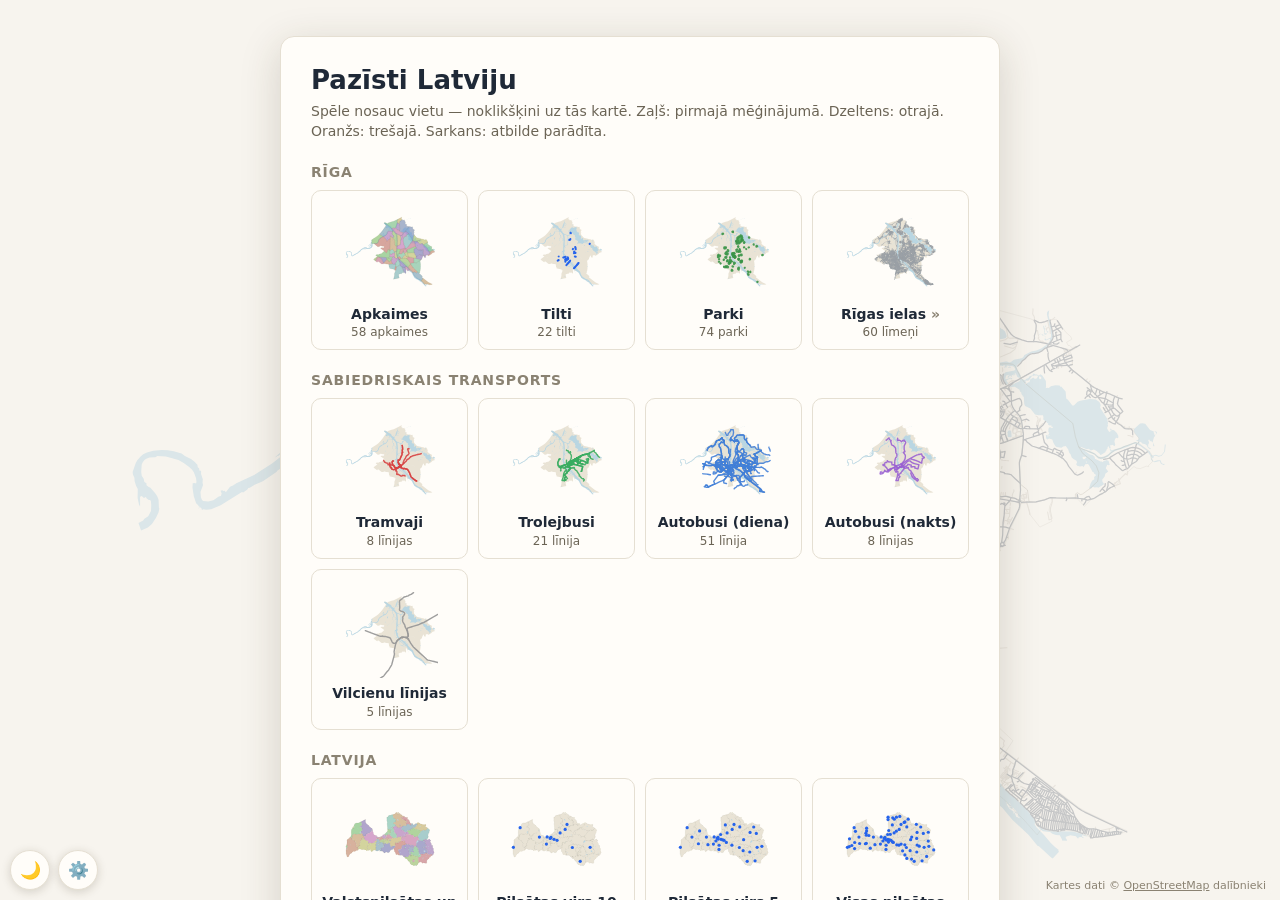
<file: index.html>
<!DOCTYPE html>
<html lang="lv">
<head>
<meta charset="utf-8">
<meta name="viewport" content="width=device-width, initial-scale=1, user-scalable=no">
<title>Pazīsti Latviju</title>
<script>
/* Apply the saved theme before first paint to avoid a light flash */
try {
  var t = (JSON.parse(localStorage.getItem("rigaStreets.prefs")) || {}).theme;
  if (!t && matchMedia("(prefers-color-scheme: dark)").matches) t = "dark";
  if (t) document.documentElement.dataset.theme = t;
} catch (e) {}
</script>
<link rel="stylesheet" href="css/style.css?v=70">
</head>
<body>

<canvas id="map"></canvas>

<div id="tooltip" class="hidden"></div>

<div id="nodata" class="hidden panel">
  <h1>Pazīsti Latviju</h1>
  <p data-i18n="nodata.p1">Spēles dati nav atrasti. Vispirms tie jāizveido:</p>
  <pre>python3 tools/fetch_osm.py
python3 tools/build_data.py</pre>
  <p data-i18n="nodata.p2">pēc tam pārlādē šo lapu.</p>
</div>

<div id="menu" class="screen hidden">
  <div class="panel menu-panel">
    <div id="menu-root">
      <h1>Pazīsti Latviju</h1>
      <p class="subtitle" data-i18n="menu.subtitle">Spēle nosauc vietu —
        noklikšķini uz tās kartē. Zaļš: pirmajā mēģinājumā. Dzeltens: otrajā.
        Oranžs: trešajā. Sarkans: atbilde parādīta.</p>
      <h2 data-i18n="menu.h2.riga">Rīga</h2>
      <div id="menu-specials" class="level-list"></div>
      <h2 data-i18n="menu.h2.transport">Sabiedriskais transports</h2>
      <div id="menu-transport" class="level-list"></div>
      <h2 id="menu-latvia-h2" data-i18n="menu.h2.latvia">Latvija</h2>
      <div id="menu-latvia" class="level-list"></div>
    </div>
    <div id="menu-sub" class="hidden">
      <div class="sub-head">
        <button id="btn-sub-back" class="btn btn-small" data-i18n="menu.back">‹ Atpakaļ</button>
        <h1 id="sub-title"></h1>
      </div>
      <div id="sub-pagasti" class="hidden">
        <div id="menu-pagasti-top" class="level-list"></div>
        <input id="pag-search" type="search" placeholder="Meklēt novadus…"
               data-i18n-placeholder="search.pagasti"
               autocomplete="off" spellcheck="false">
        <div id="pag-none" class="hood-none hidden"
             data-i18n="search.pagasti.none">Neviens novads neatbilst</div>
        <div id="menu-pagasti" class="level-list"></div>
      </div>
      <div id="sub-streets" class="hidden">
        <div id="menu-streets-top" class="level-list"></div>
        <input id="hood-search" type="search" placeholder="Meklēt apkaimes…"
               data-i18n-placeholder="search.hoods"
               autocomplete="off" spellcheck="false">
        <div id="hood-none" class="hood-none hidden"
             data-i18n="search.hoods.none">Neviena apkaime neatbilst</div>
        <div id="menu-hoods" class="level-list"></div>
      </div>
    </div>
  </div>
</div>

<div id="hud" class="hidden">
  <div class="hud-bar">
    <button id="btn-quit" class="btn btn-small" data-i18n="hud.menu">‹ Izvēlne</button>
    <div id="level-name" class="hud-level"></div>
    <div id="prompt"><span data-i18n="hud.find">Atrodi:</span> <b id="prompt-name"></b> <span id="prompt-hint"></span></div>
    <div id="progress" class="hud-stat"></div>
    <div id="timer" class="hud-stat"></div>
    <button id="btn-restart" class="btn btn-small" title="Sākt šo līmeni no jauna"
            data-i18n="hud.restart" data-i18n-title="hud.restart.title">↻ No jauna</button>
    <button id="btn-skip" class="btn btn-small" title="Padoties un parādīt atbildi (S)"
            data-i18n="hud.skip" data-i18n-title="hud.skip.title">Izlaist</button>
  </div>
</div>

<div id="summary" class="screen hidden">
  <div class="panel summary-panel">
    <h1 id="sum-title"></h1>
    <div class="sum-score-row">
      <div id="sum-score"></div>
      <div id="sum-best" class="badge hidden" data-i18n="sum.best">Jauns rekords!</div>
    </div>
    <p id="sum-detail"></p>
    <div id="sum-missed-wrap">
      <h2><span id="sum-missed-word">Neuzminētās ielas</span>
        <span class="hint" data-i18n="sum.hint">(uzvirzi kursoru — iemirgosies kartē)</span></h2>
      <ul id="sum-missed"></ul>
    </div>
    <div class="btn-row">
      <button id="sum-again" class="btn" data-i18n="sum.again">Spēlēt vēlreiz</button>
      <button id="sum-menu" class="btn" data-i18n="sum.menu">Izvēlne</button>
    </div>
  </div>
</div>

<div id="corner-controls">
  <button id="btn-theme" class="corner-btn" title="Gaišais/tumšais režīms"
          data-i18n-title="btn.theme.title">🌙</button>
  <button id="btn-settings" class="corner-btn" title="Kartes un skaņas iestatījumi"
          data-i18n-title="btn.settings.title">⚙️</button>
</div>

<div id="settings-pop" class="hidden">
  <label class="toggle"><input type="checkbox" id="set-pan" checked> <span data-i18n="set.pan">Kartes pārvietošana</span></label>
  <label class="toggle"><input type="checkbox" id="set-zoom" checked> <span data-i18n="set.zoom">Kartes tālummaiņa</span></label>
  <label class="toggle"><input type="checkbox" id="set-sound" checked> <span data-i18n="set.sound">Skaņa</span></label>
  <label class="toggle" id="set-fast-row"><input type="checkbox" id="set-fast"> <span data-i18n="set.fast">Ātrais režīms</span></label>
  <label class="toggle"><span data-i18n="set.lang">Valoda</span> <select id="set-lang">
    <option value="lv">Latviešu</option>
    <option value="en">English</option>
  </select></label>
  <button id="set-reset" class="btn btn-small" data-i18n="set.reset">⟲ Atiestatīt skatu</button>
</div>

<div id="attribution"><span data-i18n="attr.pre">Kartes dati © </span><a
  href="https://www.openstreetmap.org/copyright"
  target="_blank" rel="noopener">OpenStreetMap</a><span data-i18n="attr.post"> dalībnieki</span></div>

<script src="data/riga_data.js?v=70"></script>
<script src="data/latvia_data.js?v=70"></script>
<script src="js/geometry.js?v=70"></script>
<script src="js/spatial.js?v=70"></script>
<script src="js/view.js?v=70"></script>
<script src="js/renderer.js?v=70"></script>
<script src="js/levels.js?v=70"></script>
<script src="js/storage.js?v=70"></script>
<script src="js/i18n.js?v=70"></script>
<script src="js/sound.js?v=70"></script>
<script src="js/game.js?v=70"></script>
<script src="js/hoodgame.js?v=70"></script>
<script src="js/featgame.js?v=70"></script>
<script src="js/ui.js?v=70"></script>
<script src="js/main.js?v=70"></script>
</body>
</html>
</file>
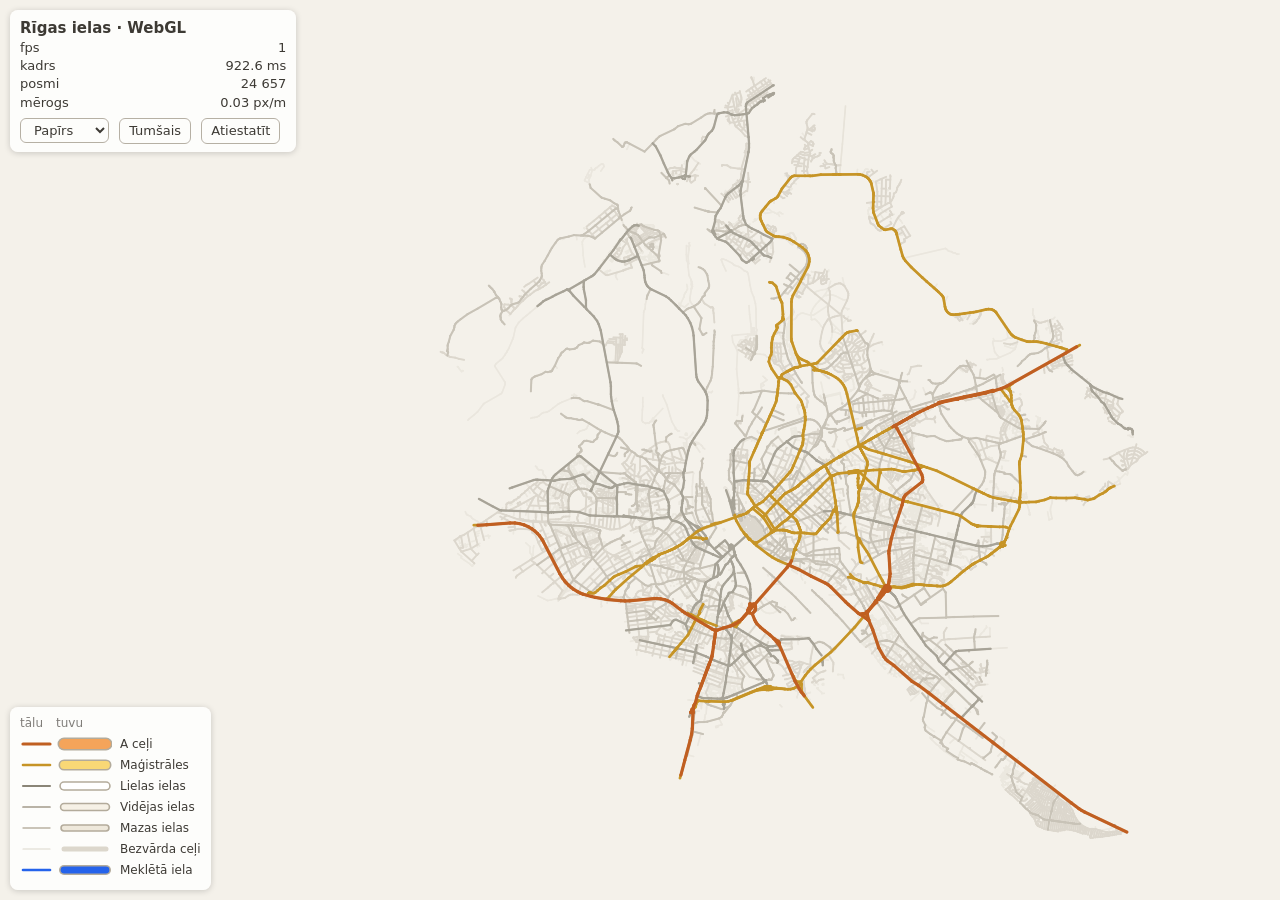
<file: proto/streets.html>
<!DOCTYPE html>
<html lang="lv">
<head>
<meta charset="utf-8">
<meta name="viewport" content="width=device-width, initial-scale=1, user-scalable=no">
<title>Rīgas ielas — WebGL prototips</title>
<style>
  html, body { height: 100%; margin: 0; overflow: hidden; }
  body { background: #f4f1ea; font: 13px/1.4 system-ui, sans-serif; }
  #map { position: absolute; inset: 0; width: 100%; height: 100%;
         touch-action: none; cursor: crosshair; display: block; }
  #hud { position: absolute; top: 10px; left: 10px; z-index: 2;
         background: rgba(255,255,255,.82); color: #3d3a34;
         border-radius: 8px; padding: 8px 10px; min-width: 168px;
         box-shadow: 0 1px 6px rgba(0,0,0,.18); user-select: none; }
  body.dark #hud { background: rgba(24,26,29,.85); color: #c9cdd3; }
  #hud b { font-size: 15px; }
  #hud .row { display: flex; justify-content: space-between; gap: 12px; }
  #hud .num { font-variant-numeric: tabular-nums; }
  #hud button, #hud select {
    margin: 6px 6px 0 0; padding: 3px 9px; border-radius: 6px;
    border: 1px solid #b6b0a4; background: transparent;
    color: inherit; cursor: pointer; font: inherit; }
  #hud select option { color: #3d3a34; }
  #tip { position: fixed; z-index: 3; pointer-events: none; display: none;
         background: rgba(30,30,30,.92); color: #fff; padding: 3px 8px;
         border-radius: 5px; white-space: nowrap; font-size: 13px; }
  #legend { position: absolute; left: 10px; bottom: 10px; z-index: 2;
            background: rgba(255,255,255,.82); color: #3d3a34;
            border-radius: 8px; padding: 8px 10px;
            box-shadow: 0 1px 6px rgba(0,0,0,.18); user-select: none;
            font-size: 12px; }
  body.dark #legend { background: rgba(24,26,29,.85); color: #c9cdd3; }
  #legend .lrow { display: flex; align-items: center; gap: 8px;
                  margin: 3px 0; }
  #legend .lhead { display: flex; gap: 8px; opacity: .65;
                   margin-bottom: 2px; }
  #legend .lhead span:first-child { width: 92px; display: flex; }
  #legend .lhead span:first-child i { width: 36px; font-style: normal; }
  #legend canvas { display: block; }
  #err { position: absolute; inset: 0; display: none; z-index: 4;
         align-items: center; justify-content: center; color: #3d3a34;
         background: #f4f1ea; text-align: center; padding: 24px; }
</style>
</head>
<body>
<canvas id="map"></canvas>
<div id="hud">
  <b>Rīgas ielas · WebGL</b>
  <div class="row"><span>fps</span><span class="num" id="h-fps">–</span></div>
  <div class="row"><span>kadrs</span><span class="num" id="h-ms">–</span></div>
  <div class="row"><span>posmi</span><span class="num" id="h-inst">–</span></div>
  <div class="row"><span>mērogs</span><span class="num" id="h-scale">–</span></div>
  <div>
    <select id="s-style" title="Krāsu palete">
      <option value="paper">Papīrs</option>
      <option value="osm">OSM</option>
      <option value="mono">Tinte</option>
      <option value="slate">Okeāns</option>
    </select>
    <button id="b-theme">Tumšais</button>
    <button id="b-reset">Atiestatīt</button>
  </div>
</div>
<div id="tip"></div>
<div id="legend"></div>
<div id="err"><div>Šim prototipam vajag WebGL2 —<br>pārlūks to nepiedāvā.</div></div>
<script>window.App = {};</script>
<script src="../data/riga_data.js"></script>
<script src="../js/geometry.js"></script>
<script src="../js/spatial.js"></script>
<script src="../js/view.js"></script>
<script src="gl.js"></script>
</body>
</html>
</file>
<file: css/style.css>
:root {
  color-scheme: light;
  /* Inherited by every scroller; the vars re-resolve per theme */
  scrollbar-color: var(--text-faint) transparent;
  --bg: #f7f4ee;
  --panel: #fffdf9;
  --panel-border: #e5dfd2;
  --text: #1f2937;
  --text-dim: #6b6455;
  --text-faint: #8a8272;
  --hover-bg: #f4efe4;
  --pre-bg: #f2ede2;
  --veil: rgba(247, 244, 238, 0.55);
  --shadow: rgba(60, 50, 30, 0.18);
  --tooltip-bg: rgba(31, 41, 55, 0.92);
  --gold: #b8860b;
  --flash-ok: #c9ecd0;
  --flash-bad: #f6cfc9;
  --accent-border: #2563eb;
}

[data-theme="dark"] {
  color-scheme: dark;
  --bg: #14171c;
  --panel: #1d2127;
  --panel-border: #30363d;
  --text: #e6e9ee;
  --text-dim: #9aa3ad;
  --text-faint: #7c8590;
  --hover-bg: #262c34;
  --pre-bg: #12151a;
  --veil: rgba(20, 23, 28, 0.6);
  --shadow: rgba(0, 0, 0, 0.5);
  --tooltip-bg: rgba(10, 12, 15, 0.95);
  --gold: #d4a72c;
  --flash-ok: #1f4d2a;
  --flash-bad: #5c2620;
  --accent-border: #60a5fa;
}

* { box-sizing: border-box; margin: 0; padding: 0; }

html, body {
  height: 100%;
  overflow: hidden;
  font-family: system-ui, -apple-system, "Segoe UI", Roboto, sans-serif;
  color: var(--text);
  background: var(--bg);
}

#map {
  position: fixed;
  inset: 0;
  width: 100%;
  height: 100%;
  touch-action: none;
  cursor: crosshair;
}

.hidden { display: none !important; }

/* --- overlay screens --- */

.screen {
  position: fixed;
  inset: 0;
  display: flex;
  align-items: flex-start;
  justify-content: center;
  padding: 4vh 16px;
  overflow-y: auto;
  /* Symmetric gutters: the centered panel must not shift when the
     scrollbar appears */
  scrollbar-gutter: stable both-edges;
  scrollbar-width: thin;
  background: var(--veil);
}

.panel {
  background: var(--panel);
  border: 1px solid var(--panel-border);
  border-radius: 14px;
  box-shadow: 0 10px 40px var(--shadow);
  padding: 28px 30px;
  max-width: 720px;
  width: 100%;
}

#nodata {
  position: fixed;
  top: 10vh;
  left: 50%;
  transform: translateX(-50%);
  max-width: 480px;
}
#nodata pre {
  background: var(--pre-bg);
  padding: 12px;
  border-radius: 8px;
  margin: 10px 0;
}

h1 { font-size: 26px; margin-bottom: 6px; }
h2 { font-size: 14px; text-transform: uppercase; letter-spacing: 0.06em;
     color: var(--text-faint); margin: 22px 0 10px; }
.subtitle { color: var(--text-dim); font-size: 14px; margin-bottom: 14px; line-height: 1.45; }
.hint { font-weight: normal; text-transform: none; letter-spacing: 0; }

/* --- menu card grid --- */

.level-list {
  display: grid;
  grid-template-columns: repeat(auto-fill, minmax(136px, 1fr));
  gap: 10px;
}

.level-card {
  display: flex;
  flex-direction: column;
  align-items: center;
  gap: 3px;
  padding: 12px 8px 10px;
  border: 1px solid var(--panel-border);
  border-radius: 10px;
  background: none;
  font: inherit;
  color: inherit;
  cursor: pointer;
  text-align: center;
}
.level-card:hover {
  background: var(--hover-bg);
  border-color: var(--accent-border);
}
.level-card .thumb { margin-bottom: 4px; }
.lv-name { font-weight: 600; font-size: 14px; line-height: 1.2; }
.lv-meta { font-size: 12px; color: var(--text-dim); white-space: nowrap; }
.lv-best { color: var(--gold); font-weight: 600; }

#hood-search, #pag-search {
  width: 100%;
  font: inherit;
  padding: 8px 12px;
  border: 1px solid var(--panel-border);
  border-radius: 8px;
  background: var(--pre-bg);
  color: var(--text);
  margin: 14px 0 10px;
}
#hood-search:focus, #pag-search:focus {
  outline: 2px solid var(--accent-border);
  outline-offset: -1px;
}
#hood-search::placeholder, #pag-search::placeholder { color: var(--text-faint); }
.hood-none { color: var(--text-faint); font-size: 13px; padding: 2px 0 10px; }

/* --- buttons --- */

.btn {
  font: inherit;
  font-weight: 600;
  padding: 9px 16px;
  border: 1px solid var(--panel-border);
  border-radius: 8px;
  background: var(--panel);
  cursor: pointer;
  color: var(--text);
}
.btn:hover { background: var(--hover-bg); }
.btn-small { padding: 5px 12px; font-size: 13px; white-space: nowrap; }
.btn-row { display: flex; gap: 10px; margin-top: 18px; flex-wrap: wrap; }

/* --- HUD --- */

#hud {
  position: fixed;
  top: 10px;
  left: 50%;
  transform: translateX(-50%);
  width: min(96vw, 860px);
  z-index: 5;
}

.hud-bar {
  display: flex;
  align-items: center;
  gap: 14px;
  background: var(--panel);
  border: 1px solid var(--panel-border);
  border-radius: 10px;
  box-shadow: 0 4px 18px var(--shadow);
  padding: 8px 12px;
  flex-wrap: wrap;
}

#prompt { flex: 1; font-size: 17px; min-width: 200px; border-radius: 6px; padding: 2px 8px; }
#prompt b { font-size: 18px; }
#prompt-hint { color: var(--text-faint); font-size: 13px; }
.hud-stat { font-variant-numeric: tabular-nums; color: var(--text-dim); font-size: 15px; }
.hud-level { font-size: 13px; color: var(--text-faint); max-width: 170px;
             white-space: nowrap; overflow: hidden; text-overflow: ellipsis; }

.toggle { font-size: 13px; color: var(--text); display: flex; gap: 5px; align-items: center;
          cursor: pointer; white-space: nowrap; }
#set-lang { font: inherit; margin-left: auto; }

@keyframes flashOk  { 0% { background: var(--flash-ok); } 100% { background: transparent; } }
@keyframes flashBad { 0% { background: var(--flash-bad); } 100% { background: transparent; } }
.flash-ok  { animation: flashOk 0.7s ease-out; }
.flash-bad { animation: flashBad 0.7s ease-out; }

/* --- tooltip --- */

#tooltip {
  position: fixed;
  z-index: 20;
  pointer-events: none;
  background: var(--tooltip-bg);
  color: #fff;
  font-size: 13px;
  padding: 5px 9px;
  border-radius: 6px;
  max-width: 300px;
}
#tooltip.tooltip-bad { background: rgba(192, 57, 43, 0.94); }

/* --- summary --- */

.summary-panel { max-width: 460px; }
.sum-score-row { display: flex; align-items: center; gap: 12px; margin: 10px 0 4px; }
#sum-score { font-size: 42px; font-weight: 700; }
.badge {
  background: #2e9e44; color: #fff; font-size: 12px; font-weight: 700;
  padding: 4px 10px; border-radius: 999px;
}
#sum-detail { color: var(--text-dim); margin-bottom: 6px; }
#sum-missed-wrap ul { list-style: none; max-height: 30vh; overflow-y: auto;
                      scrollbar-width: thin; }
#sum-missed li {
  padding: 4px 8px; border-radius: 6px; cursor: default; font-size: 14px;
}
#sum-missed li:hover { background: var(--flash-bad); }

/* --- fixed corners --- */

#corner-controls {
  position: fixed;
  left: 10px;
  bottom: 10px;
  display: flex;
  gap: 8px;
  z-index: 15;
}
.corner-btn {
  width: 40px;
  height: 40px;
  border-radius: 50%;
  border: 1px solid var(--panel-border);
  background: var(--panel);
  box-shadow: 0 2px 10px var(--shadow);
  font-size: 17px;
  cursor: pointer;
  line-height: 1;
}
.corner-btn:hover { background: var(--hover-bg); }

#settings-pop {
  position: fixed;
  left: 10px;
  bottom: 58px;
  z-index: 16;
  display: flex;
  flex-direction: column;
  gap: 9px;
  padding: 12px 14px;
  border-radius: 10px;
  border: 1px solid var(--panel-border);
  background: var(--panel);
  box-shadow: 0 4px 18px var(--shadow);
}
#settings-pop .btn { margin-top: 3px; }

/* category submenus */
.sub-head { display: flex; align-items: center; gap: 14px; margin-bottom: 8px; }
.sub-head h1 { margin: 0; }
.level-card.folder .lv-name::after { content: " »"; color: var(--text-faint); }

#attribution {
  position: fixed;
  right: 8px;
  bottom: 6px;
  font-size: 11px;
  color: var(--text-faint);
  background: var(--veil);
  padding: 2px 6px;
  border-radius: 4px;
  z-index: 4;
}
#attribution a { color: inherit; }
</file>
